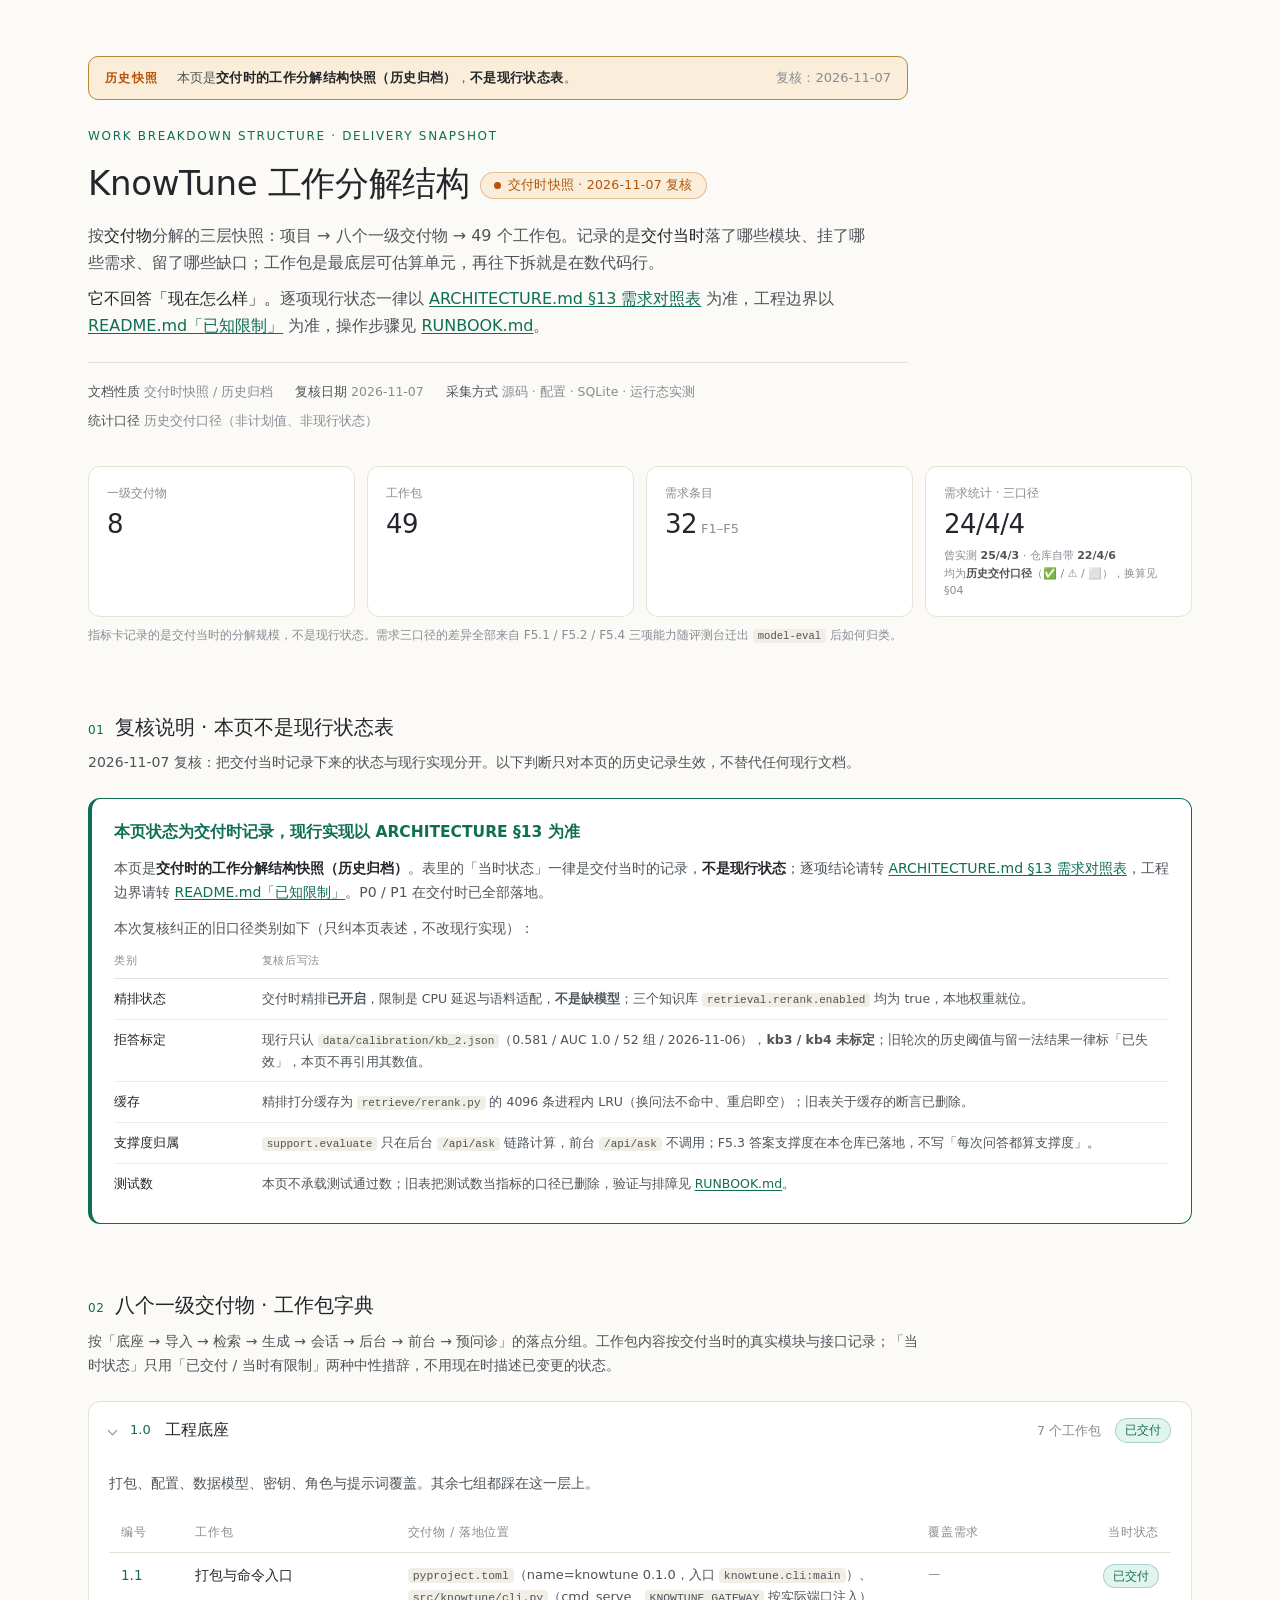
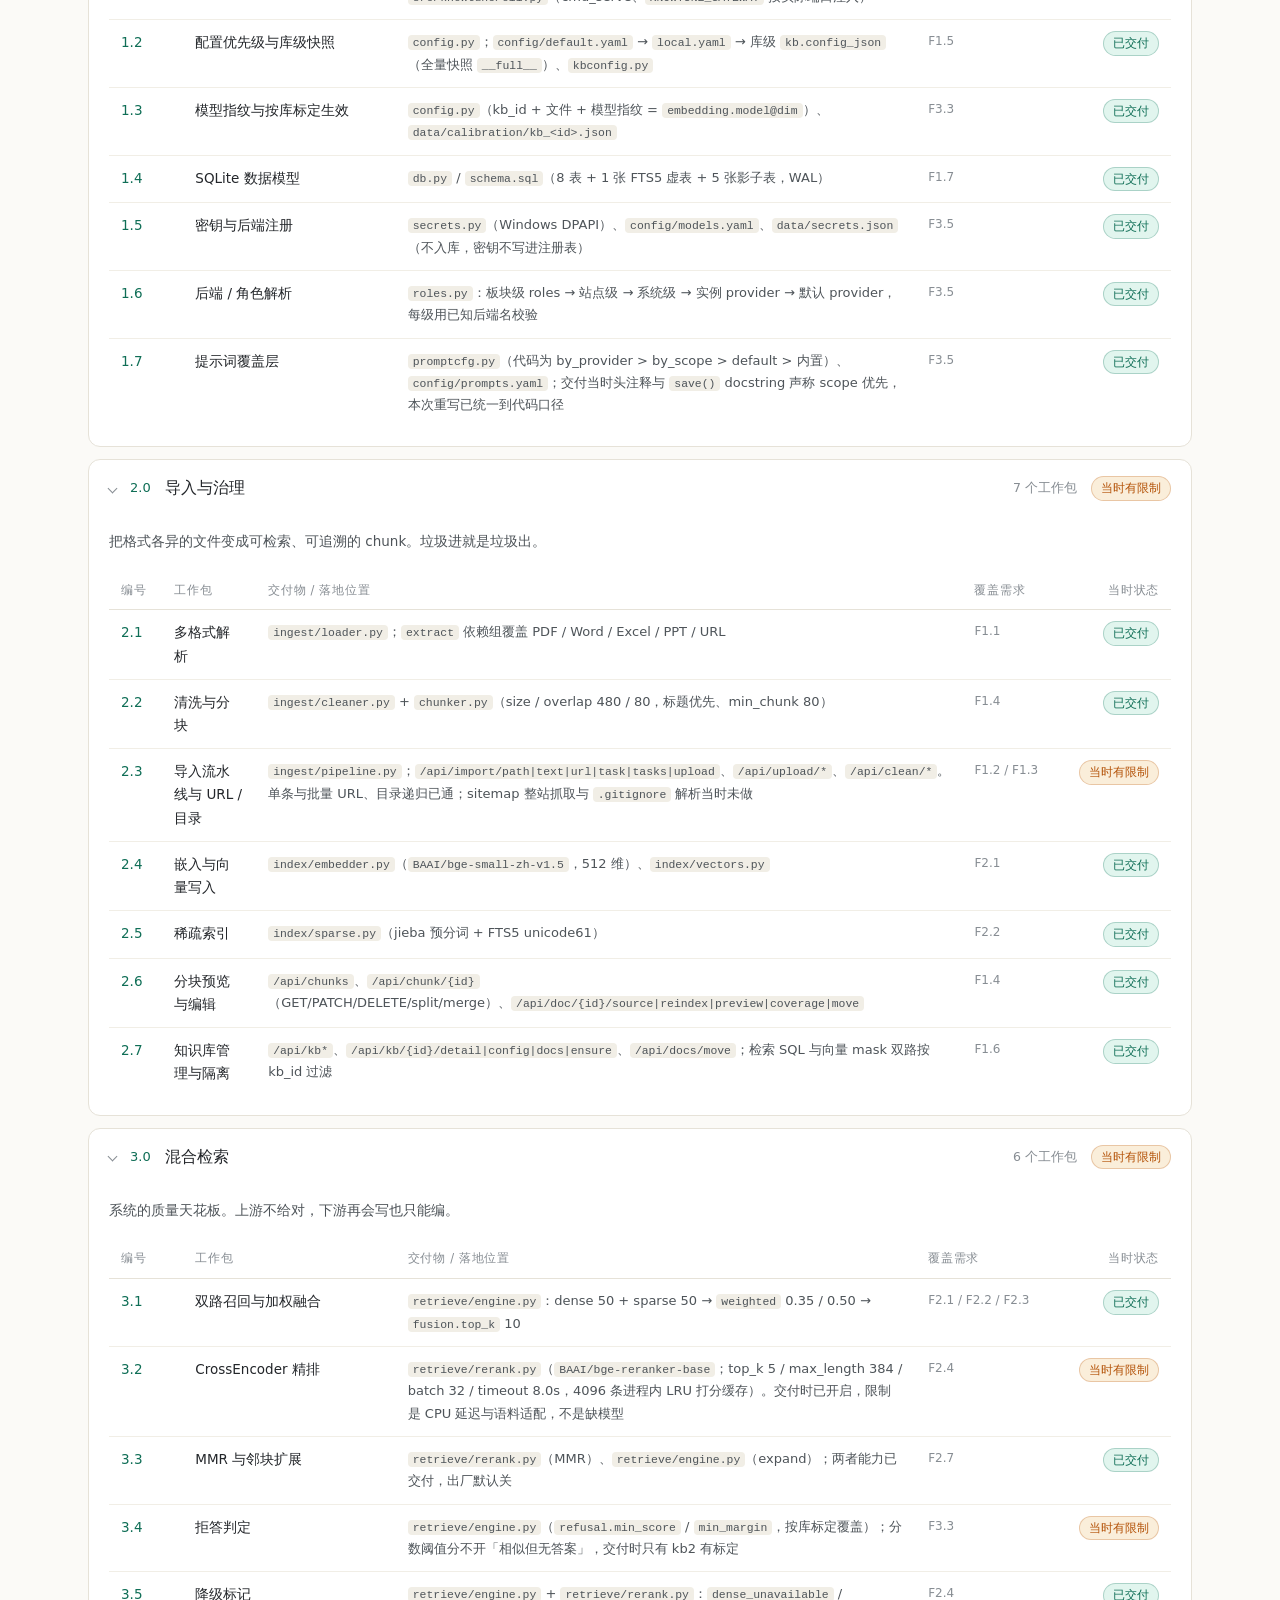
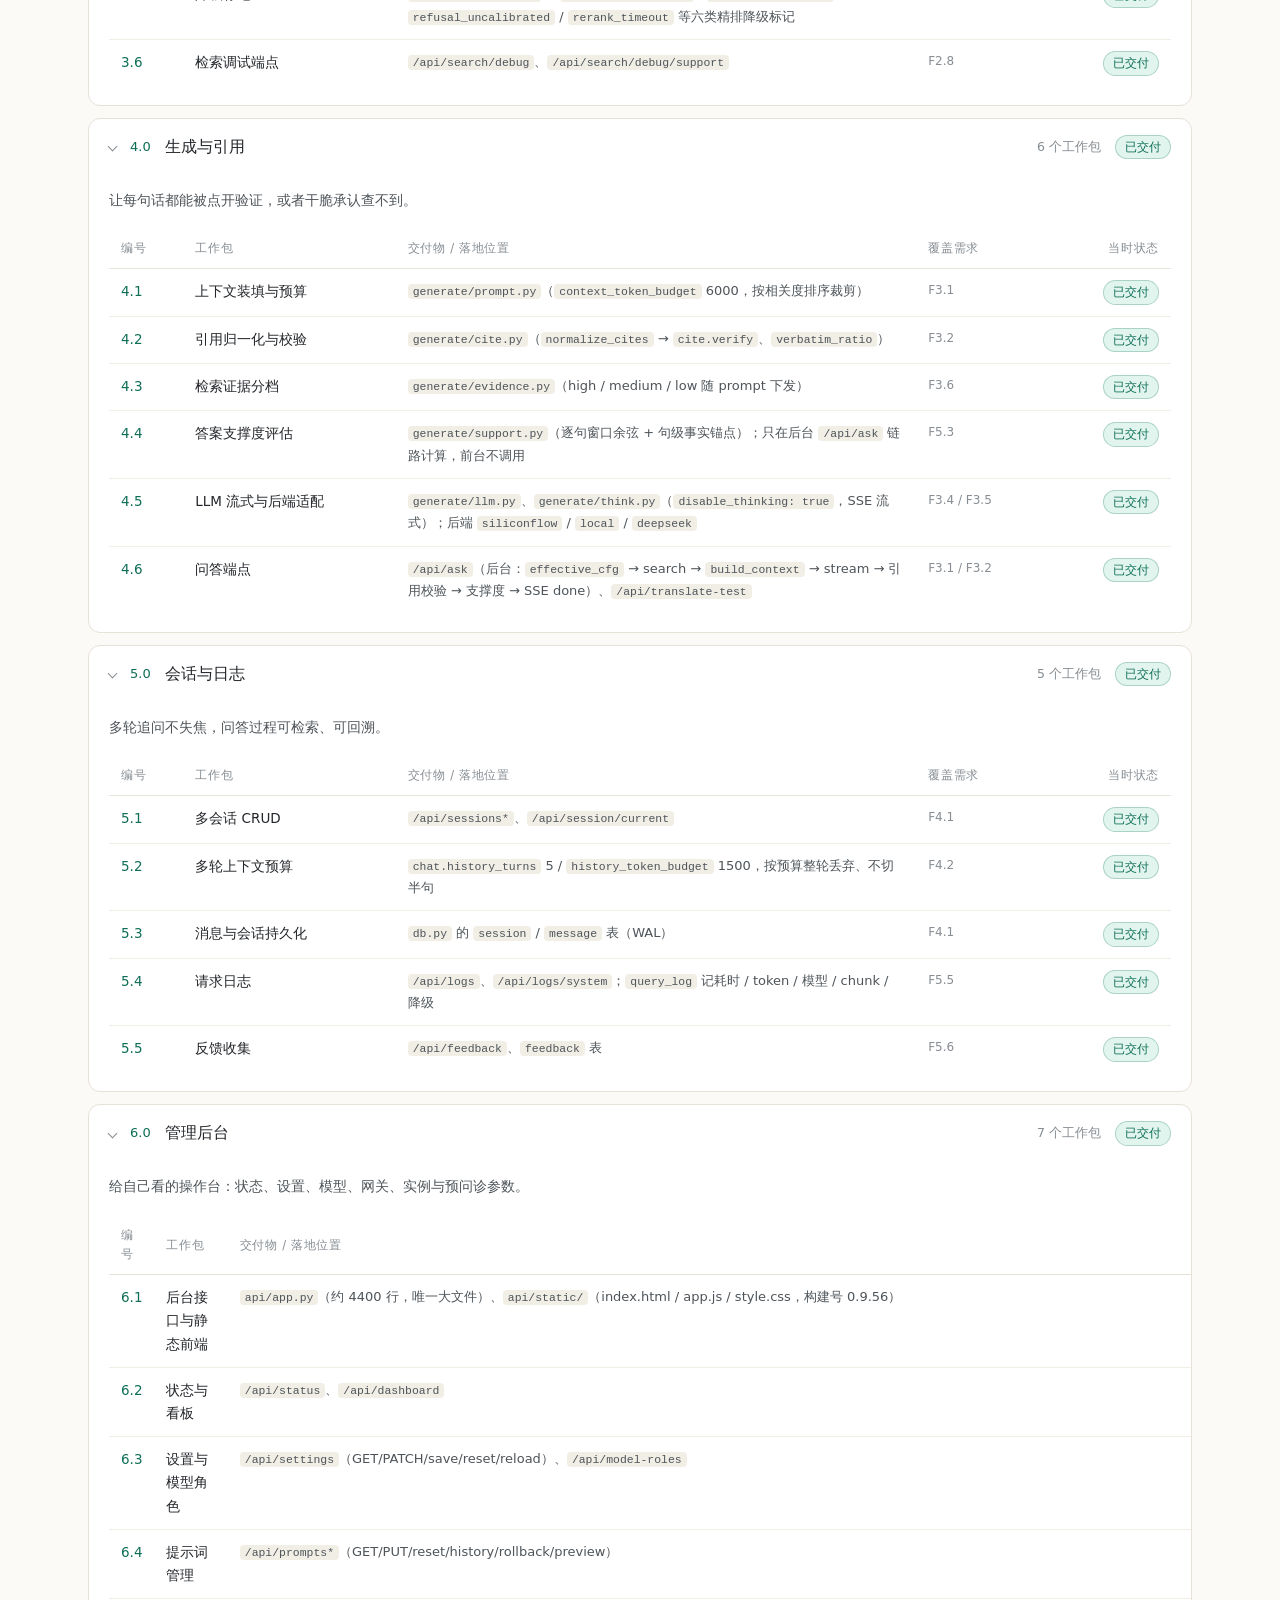
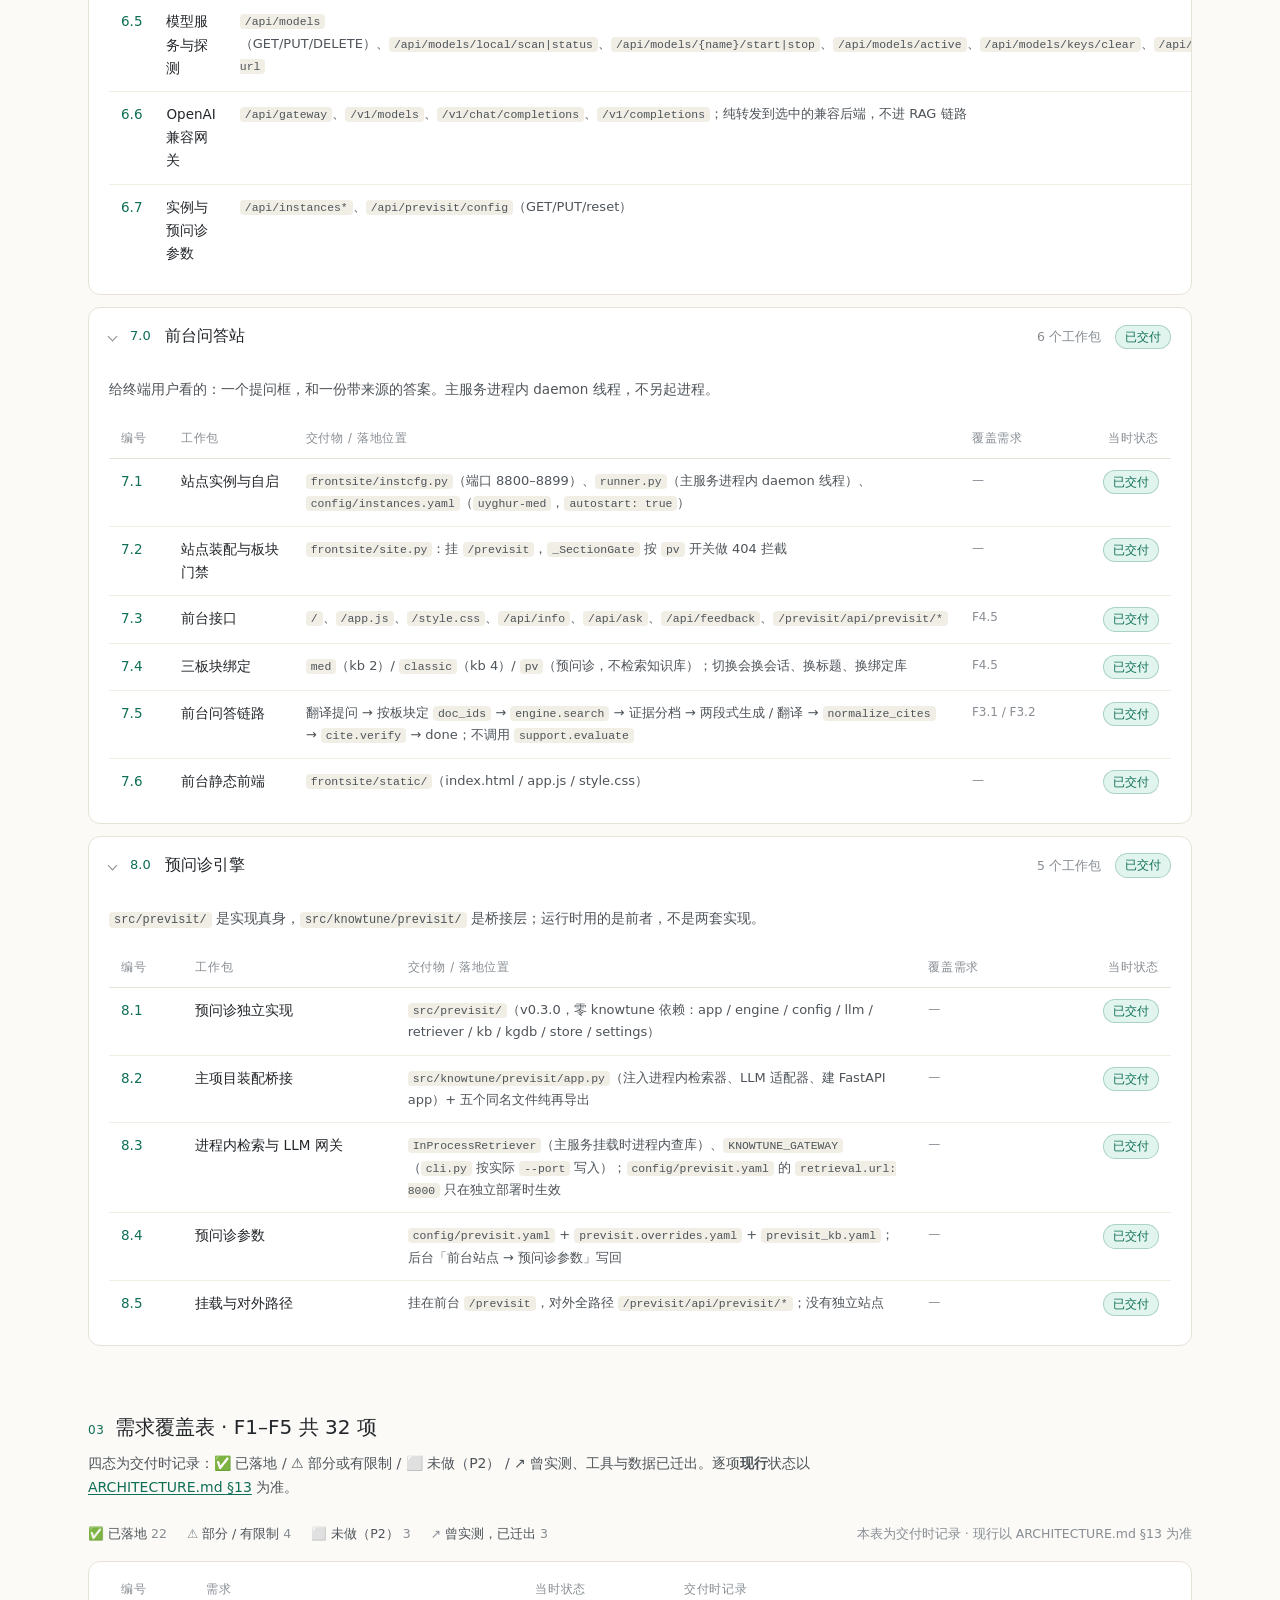
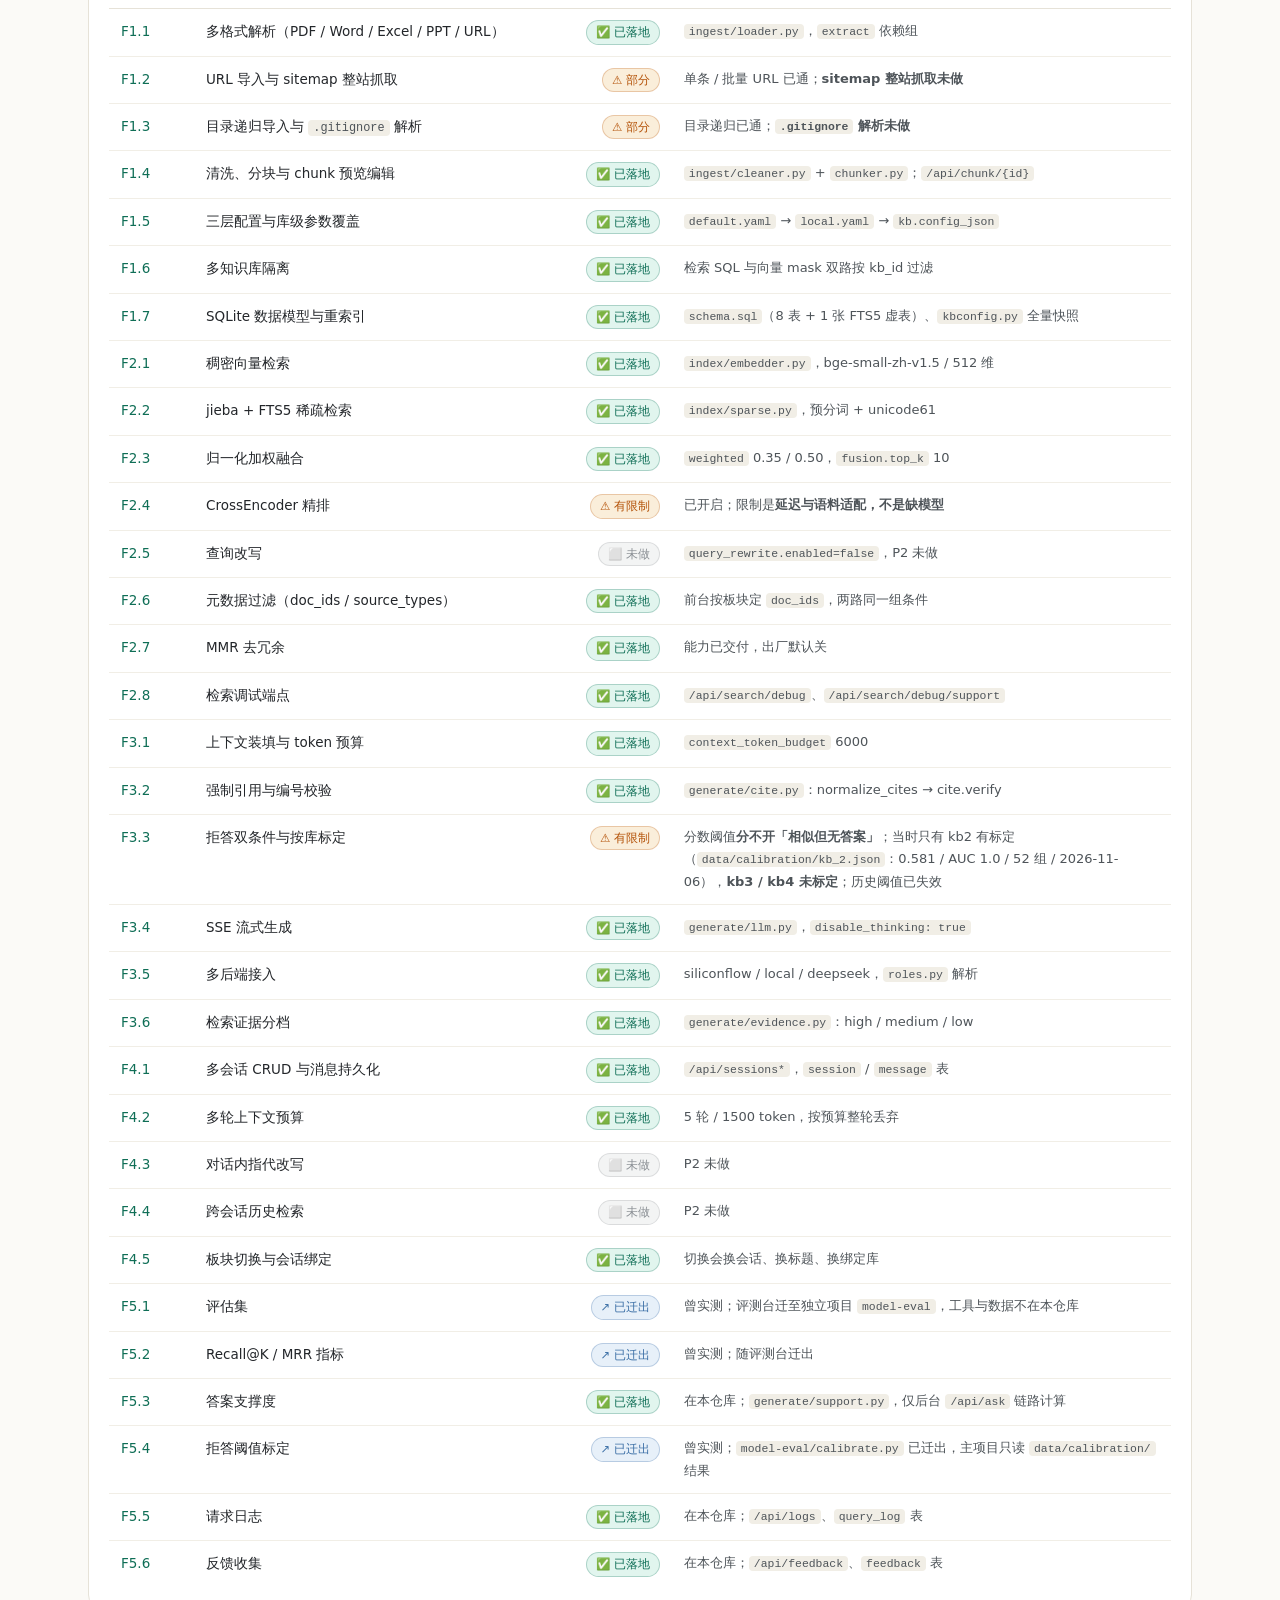
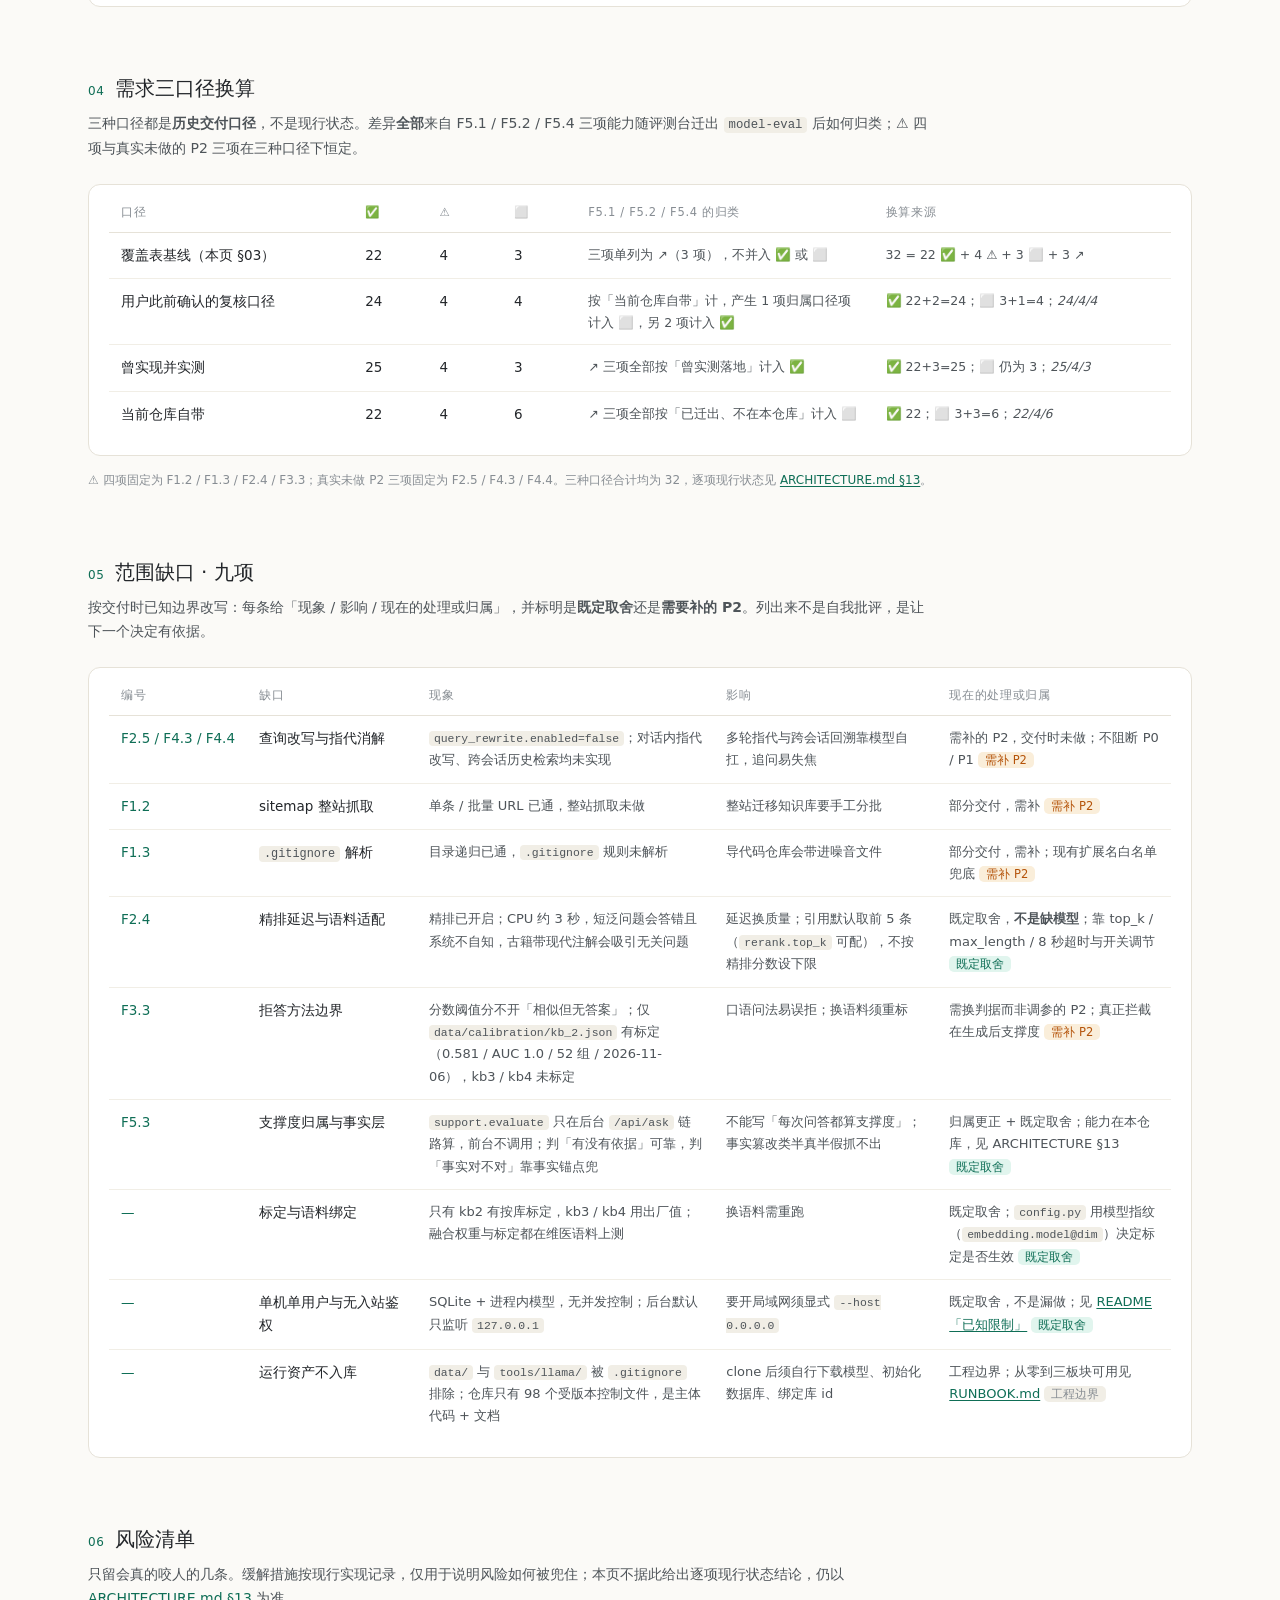
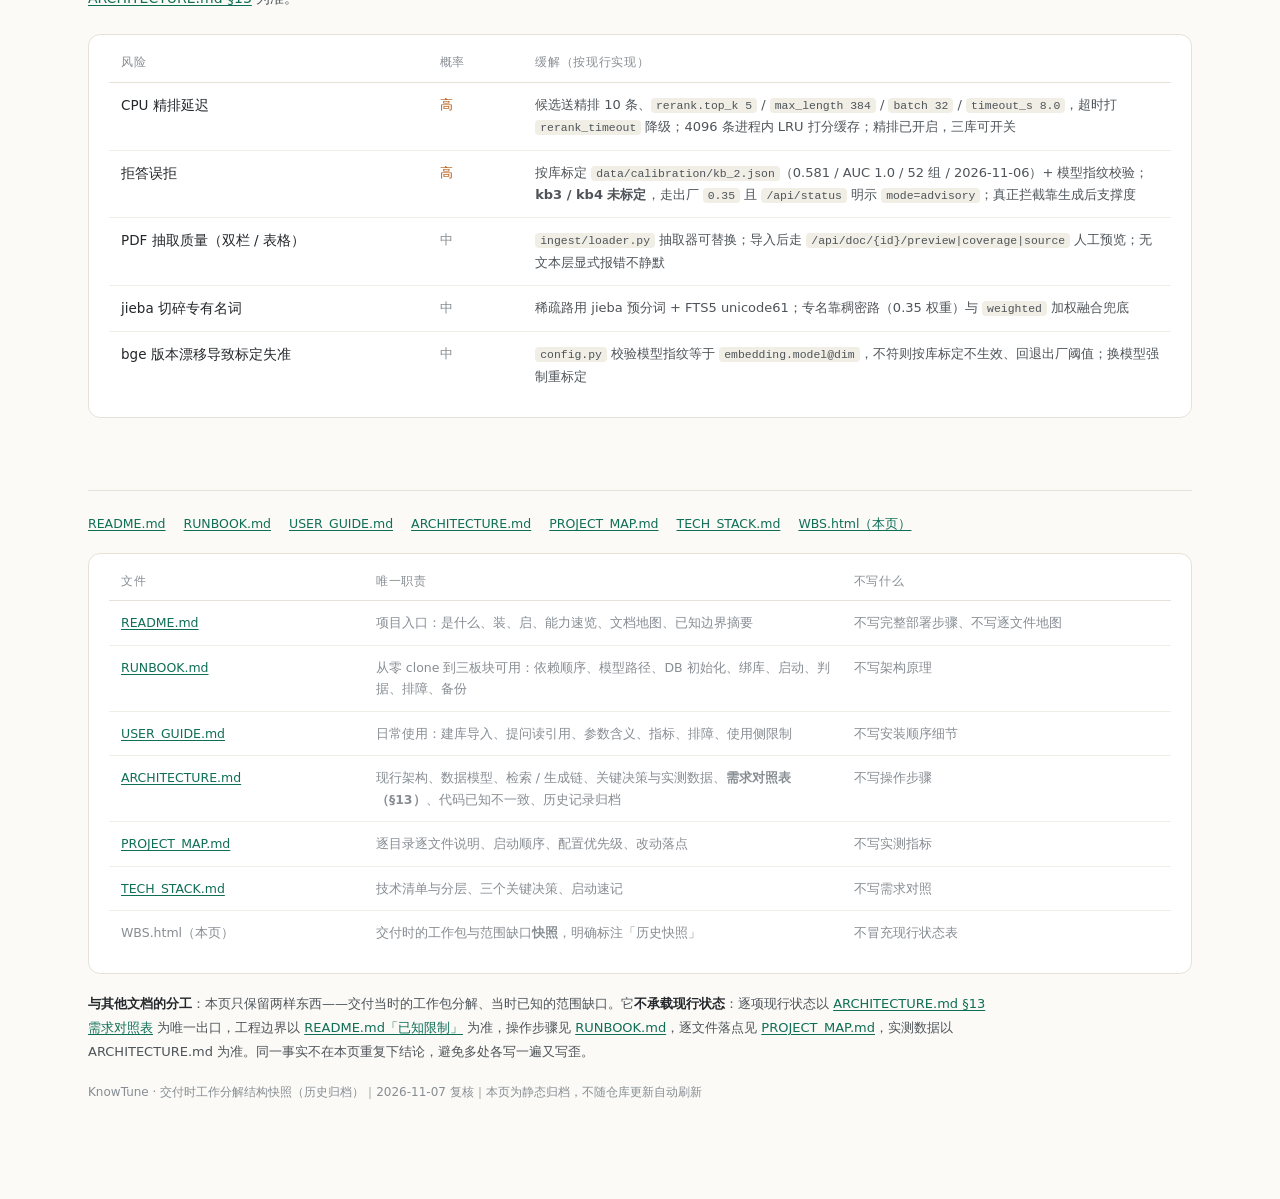
<file: docs/WBS.html>
<!DOCTYPE html><html lang="zh-CN"><head>
<meta charset="utf-8">
<meta name="viewport" content="width=device-width,initial-scale=1">
<title>KnowTune WBS · 交付时工作分解结构快照</title>
<meta name="description" content="KnowTune 交付时的工作分解结构快照（历史归档）：八个一级交付物、49 个工作包、32 条需求三口径统计与范围缺口。不是现行状态表。">
<style>
*{box-sizing:border-box}
:root{
  --paper:#FBFAF7; --card:#FFFFFF; --ink:#23262A; --ink-2:#4E5459; --ink-3:#878D93;
  --brand:#0F6E56; --brand-soft:#E1F5EE; --gold:#B8863B; --gold-soft:#FAEEDA;
  --line:#E6E2D8; --line-2:#F1EEE6; --warn:#B45309; --todo:#8A8F94; --ok:#0F6E56;
  --moved:#3A6EA5; --moved-soft:#E7F0F9;
}
@media (prefers-color-scheme:dark){
  :root{
    --paper:#141614; --card:#1B1E1B; --ink:#E8EBE7; --ink-2:#B4BAB5; --ink-3:#868C87;
    --brand:#5DCAA5; --brand-soft:#122A22; --gold:#E8C07A; --gold-soft:#2A2115;
    --line:#2C302C; --line-2:#232623; --warn:#F0A868; --todo:#8A908C; --ok:#5DCAA5;
    --moved:#8FB8E8; --moved-soft:#16232F;
  }
}
html{-webkit-text-size-adjust:100%}
body{
  margin:0; background:var(--paper); color:var(--ink);
  font:400 15px/1.72 system-ui,"Segoe UI","PingFang SC","Microsoft YaHei",sans-serif;
  -webkit-font-smoothing:antialiased;
}
.wrap{max-width:1160px;margin:0 auto;padding:56px 28px 96px}
.narrow{max-width:820px}
a{color:var(--brand);text-decoration:underline;text-underline-offset:2px;text-decoration-thickness:.5px}
a:hover{text-decoration-thickness:1.5px}
code{font-family:ui-monospace,SFMono-Regular,Consolas,"Liberation Mono",monospace;
  font-size:.88em;background:var(--line-2);padding:1px 5px;border-radius:4px;color:var(--ink-2)}

/* ---------- 历史快照标识 ---------- */
.snapbar{
  display:flex;flex-wrap:wrap;align-items:center;gap:8px 18px;
  background:var(--gold-soft);border:.5px solid var(--gold);
  border-radius:10px;padding:10px 16px;margin-bottom:26px;font-size:13px;color:var(--ink-2);
}
.snapbar b{font-weight:600;color:var(--ink);letter-spacing:.03em}
.snapbar .flag{font-size:12px;font-weight:600;letter-spacing:.12em;color:var(--warn)}
.snapbar .stamp{font-variant-numeric:tabular-nums;margin-left:auto;color:var(--ink-3)}
@keyframes pulse{0%,100%{opacity:1}50%{opacity:.3}}
.badge{
  display:inline-flex;align-items:center;gap:7px;vertical-align:middle;
  font-size:12.5px;font-weight:500;letter-spacing:.02em;white-space:nowrap;
  color:var(--warn);background:var(--gold-soft);
  border:.5px solid color-mix(in srgb,var(--warn) 32%,transparent);
  border-radius:999px;padding:4px 13px;margin-left:10px;
}
.badge i{width:7px;height:7px;border-radius:50%;background:var(--warn);display:inline-block;
  animation:pulse 2.6s ease-in-out infinite}
@media (prefers-reduced-motion:reduce){.badge i{animation:none}}

.eyebrow{font-size:12px;letter-spacing:.14em;text-transform:uppercase;
  color:var(--brand);font-weight:500;margin-bottom:14px}
h1{font-size:34px;line-height:1.32;font-weight:500;margin:0 0 16px;letter-spacing:-.01em}
.lead{font-size:16px;color:var(--ink-2);max-width:780px;margin:0 0 8px}
.lead b{font-weight:500;color:var(--ink)}
.meta{margin-top:22px;padding-top:18px;border-top:1px solid var(--line);
  font-size:12.5px;color:var(--ink-3);display:flex;flex-wrap:wrap;gap:8px 22px}
.meta b{font-weight:500;color:var(--ink-2)}

/* ---------- 指标 ---------- */
.metrics{display:grid;grid-template-columns:repeat(auto-fit,minmax(180px,1fr));gap:12px;margin:34px 0 8px}
.m{background:var(--card);border:.5px solid var(--line);border-radius:12px;padding:16px 18px}
.m .k{font-size:12px;color:var(--ink-3);margin-bottom:6px}
.m .v{font-size:26px;font-weight:500;line-height:1.1;letter-spacing:-.02em}
.m .v small{font-size:13px;font-weight:400;color:var(--ink-3);margin-left:4px;letter-spacing:0}
.m .alt{font-size:11px;color:var(--ink-3);margin-top:9px;line-height:1.6;font-variant-numeric:tabular-nums}
.m .alt b{font-weight:600;color:var(--ink-2)}
.metrics-note{font-size:12px;color:var(--ink-3);margin:8px 0 0;max-width:900px}

/* ---------- 章节 ---------- */
section{margin-top:64px}
h2{font-size:20px;font-weight:500;margin:0 0 6px;display:flex;align-items:baseline;gap:10px}
h2 .num{font-size:12px;font-weight:400;color:var(--brand);font-variant-numeric:tabular-nums;letter-spacing:.06em}
.sub{color:var(--ink-2);font-size:14px;margin:0 0 24px;max-width:840px}

/* ---------- 醒目提示框 ---------- */
.callout{margin:0;background:var(--card);border:.5px solid var(--brand);
  border-left:4px solid var(--brand);border-radius:12px;padding:20px 22px}
.callout h3{margin:0 0 10px;font-size:15.5px;font-weight:600;color:var(--brand)}
.callout p{margin:0 0 12px;font-size:14px;color:var(--ink-2)}
.callout p b{color:var(--ink);font-weight:600}
table.fix{width:100%;border-collapse:collapse;font-size:12.5px;margin-top:6px}
table.fix th{text-align:left;font-weight:500;font-size:11px;letter-spacing:.06em;color:var(--ink-3);
  text-transform:uppercase;padding:0 10px 7px 0;border-bottom:1px solid var(--line)}
table.fix td{padding:9px 10px 9px 0;border-bottom:1px solid var(--line-2);vertical-align:top;color:var(--ink-2)}
table.fix tr:last-child td{border-bottom:0}
table.fix td.k{color:var(--ink);font-weight:500;white-space:nowrap;width:14%}

/* ---------- 卡片与表格 ---------- */
.card,.gap-tb{background:var(--card);border:.5px solid var(--line);border-radius:12px;overflow:hidden}
.grp{background:var(--card);border:.5px solid var(--line);border-radius:12px;margin-bottom:12px;overflow:hidden}
.grp>summary{list-style:none;cursor:pointer;padding:15px 20px;display:flex;align-items:center;gap:14px}
.grp>summary::-webkit-details-marker{display:none}
.grp>summary::before{content:"";width:6px;height:6px;border-right:1.5px solid var(--ink-3);
  border-bottom:1.5px solid var(--ink-3);transform:rotate(-45deg);transition:transform .16s;
  flex:none;margin-top:-3px}
.grp[open]>summary::before{transform:rotate(45deg);margin-top:0}
.grp>summary .code{font-variant-numeric:tabular-nums;font-size:13px;color:var(--brand);font-weight:500;flex:none}
.grp>summary .name{font-size:15.5px;font-weight:500;flex:none}
.grp>summary .cnt{font-size:12.5px;color:var(--ink-3);flex:none;margin-left:auto}
.grp>summary .st{flex:none}
.note{padding:0 20px 14px;font-size:13.5px;color:var(--ink-2)}
table{width:100%;border-collapse:collapse;font-size:13.5px}
thead th{text-align:left;font-weight:500;font-size:11.5px;letter-spacing:.06em;color:var(--ink-3);
  text-transform:uppercase;padding:0 12px 9px;border-bottom:1px solid var(--line)}
tbody td{padding:11px 12px;border-bottom:1px solid var(--line-2);vertical-align:top}
tbody tr:last-child td{border-bottom:0}
tbody tr:hover{background:color-mix(in srgb,var(--brand) 4%,transparent)}
td.c{font-variant-numeric:tabular-nums;color:var(--brand);font-weight:500;white-space:nowrap}
td.w{font-weight:500}
td.d{color:var(--ink-2);font-size:13px}
td.r{font-size:12px;color:var(--ink-3);font-variant-numeric:tabular-nums;white-space:nowrap}
td.s{text-align:right;white-space:nowrap}
.tb-wrap{padding:0 20px 18px}
.b-ok,.b-warn,.b-todo,.b-moved{
  display:inline-block;font-size:11.5px;line-height:1.6;padding:2px 9px;
  border-radius:999px;border:.5px solid transparent;white-space:nowrap;
}
.b-ok{color:var(--ok);background:var(--brand-soft);border-color:color-mix(in srgb,var(--ok) 26%,transparent)}
.b-warn{color:var(--warn);background:var(--gold-soft);border-color:color-mix(in srgb,var(--warn) 26%,transparent)}
.b-todo{color:var(--todo);background:color-mix(in srgb,var(--todo) 10%,transparent);border-color:color-mix(in srgb,var(--todo) 24%,transparent)}
.b-moved{color:var(--moved);background:var(--moved-soft);border-color:color-mix(in srgb,var(--moved) 28%,transparent)}

/* ---------- 需求四态 ---------- */
.legend-row{display:flex;flex-wrap:wrap;align-items:center;gap:8px 20px;
  font-size:12.5px;color:var(--ink-3);margin:0 0 16px}
.legend-row b{color:var(--ink-2);font-weight:500}
.legend-row .tail{margin-left:auto}
.conv td.num{font-variant-numeric:tabular-nums;font-weight:500;color:var(--ink);white-space:nowrap}
.conv td.num em{font-style:normal;color:var(--ink-3);font-weight:400}
.conv td.src{font-size:12.5px;color:var(--ink-2)}

/* ---------- 缺口与风险 ---------- */
.gap-tb td.impact{color:var(--ink-2);font-size:13px}
.tag{font-size:11.5px;color:var(--ink-3);background:var(--line-2);padding:1px 7px;border-radius:5px;white-space:nowrap}
.tag.p2{color:var(--warn);background:var(--gold-soft)}
.tag.trade{color:var(--ok);background:var(--brand-soft)}
.risk td.imp{font-size:12.5px;white-space:nowrap}
.risk td.imp.high{color:var(--warn);font-weight:500}
.risk td.imp.mid{color:var(--ink-3)}

/* ---------- 页脚 ---------- */
footer{margin-top:72px;padding-top:22px;border-top:1px solid var(--line);
  font-size:12.5px;color:var(--ink-3);display:block}
.foot-links{display:flex;flex-wrap:wrap;gap:6px 18px;margin-bottom:18px}
.matrix td{font-size:12.5px}
.matrix td.f{white-space:nowrap;font-weight:500}
.docrole{font-size:13px;color:var(--ink-2);max-width:900px;line-height:1.85;margin:18px 0 0}
.docrole b{color:var(--ink);font-weight:600}

@media (max-width:720px){
  .wrap{padding:36px 18px 64px}
  h1{font-size:26px}
  .snapbar .stamp{margin-left:0;width:100%}
  .callout{padding:16px;overflow-x:auto}
  table.fix{min-width:440px}
  .grp>summary{padding:13px 14px;gap:10px;flex-wrap:wrap}
  .grp>summary .cnt{margin-left:0;width:100%}
  .tb-wrap{padding:0 8px 12px;overflow-x:auto}
  .tb-wrap table{min-width:600px}
  .gap-tb,.card{overflow-x:auto}
  td.d{font-size:12.5px}
}
@media print{
  body{background:#fff;font-size:11pt}
  .wrap{max-width:none;padding:0}
  .grp,.gap-tb,.card,.callout{break-inside:avoid;box-shadow:none}
  section{break-before:auto;margin-top:32px}
  details{display:block}
  details>summary{list-style:none}
  a{color:inherit;text-decoration:none}
  .badge i{animation:none}
}
</style></head><body><div class="wrap">

<div class="narrow">
<div class="snapbar">
  <span class="flag">历史快照</span>
  <span>本页是<b>交付时的工作分解结构快照（历史归档）</b>，<b>不是现行状态表</b>。</span>
  <span class="stamp">复核：2026-11-07</span>
</div>
<div class="eyebrow">Work Breakdown Structure · Delivery Snapshot</div>
<h1>KnowTune 工作分解结构<span class="badge"><i></i>交付时快照 · 2026-11-07 复核</span></h1>
<p class="lead">按<b>交付物</b>分解的三层快照：项目 → 八个一级交付物 → 49 个工作包。记录的是<b>交付当时</b>落了哪些模块、挂了哪些需求、留了哪些缺口；工作包是最底层可估算单元，再往下拆就是在数代码行。</p>
<p class="lead"><b>它不回答「现在怎么样」。</b>逐项现行状态一律以 <a href="ARCHITECTURE.md">ARCHITECTURE.md §13 需求对照表</a> 为准，工程边界以 <a href="../README.md">README.md「已知限制」</a> 为准，操作步骤见 <a href="RUNBOOK.md">RUNBOOK.md</a>。</p>
<div class="meta">
  <span><b>文档性质</b> 交付时快照 / 历史归档</span>
  <span><b>复核日期</b> 2026-11-07</span>
  <span><b>采集方式</b> 源码 · 配置 · SQLite · 运行态实测</span>
  <span><b>统计口径</b> 历史交付口径（非计划值、非现行状态）</span>
</div>
</div>

<div class="metrics">
  <div class="m"><div class="k">一级交付物</div><div class="v">8</div></div>
  <div class="m"><div class="k">工作包</div><div class="v">49</div></div>
  <div class="m"><div class="k">需求条目</div><div class="v">32<small>F1–F5</small></div></div>
  <div class="m"><div class="k">需求统计 · 三口径</div><div class="v">24/4/4</div>
    <div class="alt">曾实测 <b>25/4/3</b> · 仓库自带 <b>22/4/6</b><br>均为<b>历史交付口径</b>（✅ / ⚠️ / ⬜），换算见 §04</div></div>
</div>
<p class="metrics-note">指标卡记录的是交付当时的分解规模，不是现行状态。需求三口径的差异全部来自 F5.1 / F5.2 / F5.4 三项能力随评测台迁出 <code>model-eval</code> 后如何归类。</p>

<section><h2><span class="num">01</span>复核说明 · 本页不是现行状态表</h2>
<p class="sub">2026-11-07 复核：把交付当时记录下来的状态与现行实现分开。以下判断只对本页的历史记录生效，不替代任何现行文档。</p>
<div class="callout">
  <h3>本页状态为交付时记录，现行实现以 ARCHITECTURE §13 为准</h3>
  <p>本页是<b>交付时的工作分解结构快照（历史归档）</b>。表里的「当时状态」一律是交付当时的记录，<b>不是现行状态</b>；逐项结论请转 <a href="ARCHITECTURE.md">ARCHITECTURE.md §13 需求对照表</a>，工程边界请转 <a href="../README.md">README.md「已知限制」</a>。P0 / P1 在交付时已全部落地。</p>
  <p>本次复核纠正的旧口径类别如下（只纠本页表述，不改现行实现）：</p>
  <table class="fix"><thead><tr><th>类别</th><th>复核后写法</th></tr></thead><tbody>
  <tr><td class="k">精排状态</td><td>交付时精排<b>已开启</b>，限制是 CPU 延迟与语料适配，<b>不是缺模型</b>；三个知识库 <code>retrieval.rerank.enabled</code> 均为 true，本地权重就位。</td></tr>
  <tr><td class="k">拒答标定</td><td>现行只认 <code>data/calibration/kb_2.json</code>（0.581 / AUC 1.0 / 52 组 / 2026-11-06），<b>kb3 / kb4 未标定</b>；旧轮次的历史阈值与留一法结果一律标「已失效」，本页不再引用其数值。</td></tr>
  <tr><td class="k">缓存</td><td>精排打分缓存为 <code>retrieve/rerank.py</code> 的 4096 条进程内 LRU（换问法不命中、重启即空）；旧表关于缓存的断言已删除。</td></tr>
  <tr><td class="k">支撑度归属</td><td><code>support.evaluate</code> 只在后台 <code>/api/ask</code> 链路计算，前台 <code>/api/ask</code> 不调用；F5.3 答案支撑度在本仓库已落地，不写「每次问答都算支撑度」。</td></tr>
  <tr><td class="k">测试数</td><td>本页不承载测试通过数；旧表把测试数当指标的口径已删除，验证与排障见 <a href="RUNBOOK.md">RUNBOOK.md</a>。</td></tr>
  </tbody></table>
</div></section>

<section><h2><span class="num">02</span>八个一级交付物 · 工作包字典</h2>
<p class="sub">按「底座 → 导入 → 检索 → 生成 → 会话 → 后台 → 前台 → 预问诊」的落点分组。工作包内容按交付当时的真实模块与接口记录；「当时状态」只用「已交付 / 当时有限制」两种中性措辞，不用现在时描述已变更的状态。</p>

<details class="grp" open><summary><span class="code">1.0</span><span class="name">工程底座</span><span class="cnt">7 个工作包</span><span class="st"><span class="b-ok">已交付</span></span></summary>
<p class="note">打包、配置、数据模型、密钥、角色与提示词覆盖。其余七组都踩在这一层上。</p>
<div class="tb-wrap"><table><thead><tr><th style="width:7%">编号</th><th style="width:20%">工作包</th><th>交付物 / 落地位置</th><th style="width:12%">覆盖需求</th><th style="width:12%;text-align:right">当时状态</th></tr></thead><tbody>
<tr><td class="c">1.1</td><td class="w">打包与命令入口</td><td class="d"><code>pyproject.toml</code>（name=knowtune 0.1.0，入口 <code>knowtune.cli:main</code>）、<code>src/knowtune/cli.py</code>（cmd_serve、<code>KNOWTUNE_GATEWAY</code> 按实际端口注入）</td><td class="r">—</td><td class="s"><span class="b-ok">已交付</span></td></tr>
<tr><td class="c">1.2</td><td class="w">配置优先级与库级快照</td><td class="d"><code>config.py</code>；<code>config/default.yaml</code> → <code>local.yaml</code> → 库级 <code>kb.config_json</code>（全量快照 <code>__full__</code>）、<code>kbconfig.py</code></td><td class="r">F1.5</td><td class="s"><span class="b-ok">已交付</span></td></tr>
<tr><td class="c">1.3</td><td class="w">模型指纹与按库标定生效</td><td class="d"><code>config.py</code>（kb_id + 文件 + 模型指纹 = <code>embedding.model@dim</code>）、<code>data/calibration/kb_&lt;id&gt;.json</code></td><td class="r">F3.3</td><td class="s"><span class="b-ok">已交付</span></td></tr>
<tr><td class="c">1.4</td><td class="w">SQLite 数据模型</td><td class="d"><code>db.py</code> / <code>schema.sql</code>（8 表 + 1 张 FTS5 虚表 + 5 张影子表，WAL）</td><td class="r">F1.7</td><td class="s"><span class="b-ok">已交付</span></td></tr>
<tr><td class="c">1.5</td><td class="w">密钥与后端注册</td><td class="d"><code>secrets.py</code>（Windows DPAPI）、<code>config/models.yaml</code>、<code>data/secrets.json</code>（不入库，密钥不写进注册表）</td><td class="r">F3.5</td><td class="s"><span class="b-ok">已交付</span></td></tr>
<tr><td class="c">1.6</td><td class="w">后端 / 角色解析</td><td class="d"><code>roles.py</code>：板块级 roles → 站点级 → 系统级 → 实例 provider → 默认 provider，每级用已知后端名校验</td><td class="r">F3.5</td><td class="s"><span class="b-ok">已交付</span></td></tr>
<tr><td class="c">1.7</td><td class="w">提示词覆盖层</td><td class="d"><code>promptcfg.py</code>（代码为 by_provider &gt; by_scope &gt; default &gt; 内置）、<code>config/prompts.yaml</code>；交付当时头注释与 <code>save()</code> docstring 声称 scope 优先，本次重写已统一到代码口径</td><td class="r">F3.5</td><td class="s"><span class="b-ok">已交付</span></td></tr>
</tbody></table></div></details>

<details class="grp" open><summary><span class="code">2.0</span><span class="name">导入与治理</span><span class="cnt">7 个工作包</span><span class="st"><span class="b-warn">当时有限制</span></span></summary>
<p class="note">把格式各异的文件变成可检索、可追溯的 chunk。垃圾进就是垃圾出。</p>
<div class="tb-wrap"><table><thead><tr><th style="width:7%">编号</th><th style="width:20%">工作包</th><th>交付物 / 落地位置</th><th style="width:12%">覆盖需求</th><th style="width:12%;text-align:right">当时状态</th></tr></thead><tbody>
<tr><td class="c">2.1</td><td class="w">多格式解析</td><td class="d"><code>ingest/loader.py</code>；<code>extract</code> 依赖组覆盖 PDF / Word / Excel / PPT / URL</td><td class="r">F1.1</td><td class="s"><span class="b-ok">已交付</span></td></tr>
<tr><td class="c">2.2</td><td class="w">清洗与分块</td><td class="d"><code>ingest/cleaner.py</code> + <code>chunker.py</code>（size / overlap 480 / 80，标题优先、min_chunk 80）</td><td class="r">F1.4</td><td class="s"><span class="b-ok">已交付</span></td></tr>
<tr><td class="c">2.3</td><td class="w">导入流水线与 URL / 目录</td><td class="d"><code>ingest/pipeline.py</code>；<code>/api/import/path|text|url|task|tasks|upload</code>、<code>/api/upload/*</code>、<code>/api/clean/*</code>。单条与批量 URL、目录递归已通；sitemap 整站抓取与 <code>.gitignore</code> 解析当时未做</td><td class="r">F1.2 / F1.3</td><td class="s"><span class="b-warn">当时有限制</span></td></tr>
<tr><td class="c">2.4</td><td class="w">嵌入与向量写入</td><td class="d"><code>index/embedder.py</code>（<code>BAAI/bge-small-zh-v1.5</code>，512 维）、<code>index/vectors.py</code></td><td class="r">F2.1</td><td class="s"><span class="b-ok">已交付</span></td></tr>
<tr><td class="c">2.5</td><td class="w">稀疏索引</td><td class="d"><code>index/sparse.py</code>（jieba 预分词 + FTS5 unicode61）</td><td class="r">F2.2</td><td class="s"><span class="b-ok">已交付</span></td></tr>
<tr><td class="c">2.6</td><td class="w">分块预览与编辑</td><td class="d"><code>/api/chunks</code>、<code>/api/chunk/{id}</code>（GET/PATCH/DELETE/split/merge）、<code>/api/doc/{id}/source|reindex|preview|coverage|move</code></td><td class="r">F1.4</td><td class="s"><span class="b-ok">已交付</span></td></tr>
<tr><td class="c">2.7</td><td class="w">知识库管理与隔离</td><td class="d"><code>/api/kb*</code>、<code>/api/kb/{id}/detail|config|docs|ensure</code>、<code>/api/docs/move</code>；检索 SQL 与向量 mask 双路按 kb_id 过滤</td><td class="r">F1.6</td><td class="s"><span class="b-ok">已交付</span></td></tr>
</tbody></table></div></details>

<details class="grp" open><summary><span class="code">3.0</span><span class="name">混合检索</span><span class="cnt">6 个工作包</span><span class="st"><span class="b-warn">当时有限制</span></span></summary>
<p class="note">系统的质量天花板。上游不给对，下游再会写也只能编。</p>
<div class="tb-wrap"><table><thead><tr><th style="width:7%">编号</th><th style="width:20%">工作包</th><th>交付物 / 落地位置</th><th style="width:12%">覆盖需求</th><th style="width:12%;text-align:right">当时状态</th></tr></thead><tbody>
<tr><td class="c">3.1</td><td class="w">双路召回与加权融合</td><td class="d"><code>retrieve/engine.py</code>：dense 50 + sparse 50 → <code>weighted</code> 0.35 / 0.50 → <code>fusion.top_k</code> 10</td><td class="r">F2.1 / F2.2 / F2.3</td><td class="s"><span class="b-ok">已交付</span></td></tr>
<tr><td class="c">3.2</td><td class="w">CrossEncoder 精排</td><td class="d"><code>retrieve/rerank.py</code>（<code>BAAI/bge-reranker-base</code>；top_k 5 / max_length 384 / batch 32 / timeout 8.0s，4096 条进程内 LRU 打分缓存）。交付时已开启，限制是 CPU 延迟与语料适配，不是缺模型</td><td class="r">F2.4</td><td class="s"><span class="b-warn">当时有限制</span></td></tr>
<tr><td class="c">3.3</td><td class="w">MMR 与邻块扩展</td><td class="d"><code>retrieve/rerank.py</code>（MMR）、<code>retrieve/engine.py</code>（expand）；两者能力已交付，出厂默认关</td><td class="r">F2.7</td><td class="s"><span class="b-ok">已交付</span></td></tr>
<tr><td class="c">3.4</td><td class="w">拒答判定</td><td class="d"><code>retrieve/engine.py</code>（<code>refusal.min_score</code> / <code>min_margin</code>，按库标定覆盖）；分数阈值分不开「相似但无答案」，交付时只有 kb2 有标定</td><td class="r">F3.3</td><td class="s"><span class="b-warn">当时有限制</span></td></tr>
<tr><td class="c">3.5</td><td class="w">降级标记</td><td class="d"><code>retrieve/engine.py</code> + <code>retrieve/rerank.py</code>：<code>dense_unavailable</code> / <code>refusal_uncalibrated</code> / <code>rerank_timeout</code> 等六类精排降级标记</td><td class="r">F2.4</td><td class="s"><span class="b-ok">已交付</span></td></tr>
<tr><td class="c">3.6</td><td class="w">检索调试端点</td><td class="d"><code>/api/search/debug</code>、<code>/api/search/debug/support</code></td><td class="r">F2.8</td><td class="s"><span class="b-ok">已交付</span></td></tr>
</tbody></table></div></details>

<details class="grp" open><summary><span class="code">4.0</span><span class="name">生成与引用</span><span class="cnt">6 个工作包</span><span class="st"><span class="b-ok">已交付</span></span></summary>
<p class="note">让每句话都能被点开验证，或者干脆承认查不到。</p>
<div class="tb-wrap"><table><thead><tr><th style="width:7%">编号</th><th style="width:20%">工作包</th><th>交付物 / 落地位置</th><th style="width:12%">覆盖需求</th><th style="width:12%;text-align:right">当时状态</th></tr></thead><tbody>
<tr><td class="c">4.1</td><td class="w">上下文装填与预算</td><td class="d"><code>generate/prompt.py</code>（<code>context_token_budget</code> 6000，按相关度排序裁剪）</td><td class="r">F3.1</td><td class="s"><span class="b-ok">已交付</span></td></tr>
<tr><td class="c">4.2</td><td class="w">引用归一化与校验</td><td class="d"><code>generate/cite.py</code>（<code>normalize_cites</code> → <code>cite.verify</code>、<code>verbatim_ratio</code>）</td><td class="r">F3.2</td><td class="s"><span class="b-ok">已交付</span></td></tr>
<tr><td class="c">4.3</td><td class="w">检索证据分档</td><td class="d"><code>generate/evidence.py</code>（high / medium / low 随 prompt 下发）</td><td class="r">F3.6</td><td class="s"><span class="b-ok">已交付</span></td></tr>
<tr><td class="c">4.4</td><td class="w">答案支撑度评估</td><td class="d"><code>generate/support.py</code>（逐句窗口余弦 + 句级事实锚点）；只在后台 <code>/api/ask</code> 链路计算，前台不调用</td><td class="r">F5.3</td><td class="s"><span class="b-ok">已交付</span></td></tr>
<tr><td class="c">4.5</td><td class="w">LLM 流式与后端适配</td><td class="d"><code>generate/llm.py</code>、<code>generate/think.py</code>（<code>disable_thinking: true</code>，SSE 流式）；后端 <code>siliconflow</code> / <code>local</code> / <code>deepseek</code></td><td class="r">F3.4 / F3.5</td><td class="s"><span class="b-ok">已交付</span></td></tr>
<tr><td class="c">4.6</td><td class="w">问答端点</td><td class="d"><code>/api/ask</code>（后台：<code>effective_cfg</code> → search → <code>build_context</code> → stream → 引用校验 → 支撑度 → SSE done）、<code>/api/translate-test</code></td><td class="r">F3.1 / F3.2</td><td class="s"><span class="b-ok">已交付</span></td></tr>
</tbody></table></div></details>

<details class="grp" open><summary><span class="code">5.0</span><span class="name">会话与日志</span><span class="cnt">5 个工作包</span><span class="st"><span class="b-ok">已交付</span></span></summary>
<p class="note">多轮追问不失焦，问答过程可检索、可回溯。</p>
<div class="tb-wrap"><table><thead><tr><th style="width:7%">编号</th><th style="width:20%">工作包</th><th>交付物 / 落地位置</th><th style="width:12%">覆盖需求</th><th style="width:12%;text-align:right">当时状态</th></tr></thead><tbody>
<tr><td class="c">5.1</td><td class="w">多会话 CRUD</td><td class="d"><code>/api/sessions*</code>、<code>/api/session/current</code></td><td class="r">F4.1</td><td class="s"><span class="b-ok">已交付</span></td></tr>
<tr><td class="c">5.2</td><td class="w">多轮上下文预算</td><td class="d"><code>chat.history_turns</code> 5 / <code>history_token_budget</code> 1500，按预算整轮丢弃、不切半句</td><td class="r">F4.2</td><td class="s"><span class="b-ok">已交付</span></td></tr>
<tr><td class="c">5.3</td><td class="w">消息与会话持久化</td><td class="d"><code>db.py</code> 的 <code>session</code> / <code>message</code> 表（WAL）</td><td class="r">F4.1</td><td class="s"><span class="b-ok">已交付</span></td></tr>
<tr><td class="c">5.4</td><td class="w">请求日志</td><td class="d"><code>/api/logs</code>、<code>/api/logs/system</code>；<code>query_log</code> 记耗时 / token / 模型 / chunk / 降级</td><td class="r">F5.5</td><td class="s"><span class="b-ok">已交付</span></td></tr>
<tr><td class="c">5.5</td><td class="w">反馈收集</td><td class="d"><code>/api/feedback</code>、<code>feedback</code> 表</td><td class="r">F5.6</td><td class="s"><span class="b-ok">已交付</span></td></tr>
</tbody></table></div></details>

<details class="grp" open><summary><span class="code">6.0</span><span class="name">管理后台</span><span class="cnt">7 个工作包</span><span class="st"><span class="b-ok">已交付</span></span></summary>
<p class="note">给自己看的操作台：状态、设置、模型、网关、实例与预问诊参数。</p>
<div class="tb-wrap"><table><thead><tr><th style="width:7%">编号</th><th style="width:20%">工作包</th><th>交付物 / 落地位置</th><th style="width:12%">覆盖需求</th><th style="width:12%;text-align:right">当时状态</th></tr></thead><tbody>
<tr><td class="c">6.1</td><td class="w">后台接口与静态前端</td><td class="d"><code>api/app.py</code>（约 4400 行，唯一大文件）、<code>api/static/</code>（index.html / app.js / style.css，构建号 0.9.56）</td><td class="r">—</td><td class="s"><span class="b-ok">已交付</span></td></tr>
<tr><td class="c">6.2</td><td class="w">状态与看板</td><td class="d"><code>/api/status</code>、<code>/api/dashboard</code></td><td class="r">—</td><td class="s"><span class="b-ok">已交付</span></td></tr>
<tr><td class="c">6.3</td><td class="w">设置与模型角色</td><td class="d"><code>/api/settings</code>（GET/PATCH/save/reset/reload）、<code>/api/model-roles</code></td><td class="r">F1.5</td><td class="s"><span class="b-ok">已交付</span></td></tr>
<tr><td class="c">6.4</td><td class="w">提示词管理</td><td class="d"><code>/api/prompts*</code>（GET/PUT/reset/history/rollback/preview）</td><td class="r">F3.5</td><td class="s"><span class="b-ok">已交付</span></td></tr>
<tr><td class="c">6.5</td><td class="w">模型服务与探测</td><td class="d"><code>/api/models</code>（GET/PUT/DELETE）、<code>/api/models/local/scan|status</code>、<code>/api/models/{name}/start|stop</code>、<code>/api/models/active</code>、<code>/api/models/keys/clear</code>、<code>/api/services/probe|probe-url</code></td><td class="r">F3.5</td><td class="s"><span class="b-ok">已交付</span></td></tr>
<tr><td class="c">6.6</td><td class="w">OpenAI 兼容网关</td><td class="d"><code>/api/gateway</code>、<code>/v1/models</code>、<code>/v1/chat/completions</code>、<code>/v1/completions</code>；纯转发到选中的兼容后端，不进 RAG 链路</td><td class="r">F3.5</td><td class="s"><span class="b-ok">已交付</span></td></tr>
<tr><td class="c">6.7</td><td class="w">实例与预问诊参数</td><td class="d"><code>/api/instances*</code>、<code>/api/previsit/config</code>（GET/PUT/reset）</td><td class="r">—</td><td class="s"><span class="b-ok">已交付</span></td></tr>
</tbody></table></div></details>

<details class="grp" open><summary><span class="code">7.0</span><span class="name">前台问答站</span><span class="cnt">6 个工作包</span><span class="st"><span class="b-ok">已交付</span></span></summary>
<p class="note">给终端用户看的：一个提问框，和一份带来源的答案。主服务进程内 daemon 线程，不另起进程。</p>
<div class="tb-wrap"><table><thead><tr><th style="width:7%">编号</th><th style="width:20%">工作包</th><th>交付物 / 落地位置</th><th style="width:12%">覆盖需求</th><th style="width:12%;text-align:right">当时状态</th></tr></thead><tbody>
<tr><td class="c">7.1</td><td class="w">站点实例与自启</td><td class="d"><code>frontsite/instcfg.py</code>（端口 8800–8899）、<code>runner.py</code>（主服务进程内 daemon 线程）、<code>config/instances.yaml</code>（<code>uyghur-med</code>，<code>autostart: true</code>）</td><td class="r">—</td><td class="s"><span class="b-ok">已交付</span></td></tr>
<tr><td class="c">7.2</td><td class="w">站点装配与板块门禁</td><td class="d"><code>frontsite/site.py</code>：挂 <code>/previsit</code>，<code>_SectionGate</code> 按 <code>pv</code> 开关做 404 拦截</td><td class="r">—</td><td class="s"><span class="b-ok">已交付</span></td></tr>
<tr><td class="c">7.3</td><td class="w">前台接口</td><td class="d"><code>/</code>、<code>/app.js</code>、<code>/style.css</code>、<code>/api/info</code>、<code>/api/ask</code>、<code>/api/feedback</code>、<code>/previsit/api/previsit/*</code></td><td class="r">F4.5</td><td class="s"><span class="b-ok">已交付</span></td></tr>
<tr><td class="c">7.4</td><td class="w">三板块绑定</td><td class="d"><code>med</code>（kb 2）/ <code>classic</code>（kb 4）/ <code>pv</code>（预问诊，不检索知识库）；切换会换会话、换标题、换绑定库</td><td class="r">F4.5</td><td class="s"><span class="b-ok">已交付</span></td></tr>
<tr><td class="c">7.5</td><td class="w">前台问答链路</td><td class="d">翻译提问 → 按板块定 <code>doc_ids</code> → <code>engine.search</code> → 证据分档 → 两段式生成 / 翻译 → <code>normalize_cites</code> → <code>cite.verify</code> → done；不调用 <code>support.evaluate</code></td><td class="r">F3.1 / F3.2</td><td class="s"><span class="b-ok">已交付</span></td></tr>
<tr><td class="c">7.6</td><td class="w">前台静态前端</td><td class="d"><code>frontsite/static/</code>（index.html / app.js / style.css）</td><td class="r">—</td><td class="s"><span class="b-ok">已交付</span></td></tr>
</tbody></table></div></details>

<details class="grp" open><summary><span class="code">8.0</span><span class="name">预问诊引擎</span><span class="cnt">5 个工作包</span><span class="st"><span class="b-ok">已交付</span></span></summary>
<p class="note"><code>src/previsit/</code> 是实现真身，<code>src/knowtune/previsit/</code> 是桥接层；运行时用的是前者，不是两套实现。</p>
<div class="tb-wrap"><table><thead><tr><th style="width:7%">编号</th><th style="width:20%">工作包</th><th>交付物 / 落地位置</th><th style="width:12%">覆盖需求</th><th style="width:12%;text-align:right">当时状态</th></tr></thead><tbody>
<tr><td class="c">8.1</td><td class="w">预问诊独立实现</td><td class="d"><code>src/previsit/</code>（v0.3.0，零 knowtune 依赖：app / engine / config / llm / retriever / kb / kgdb / store / settings）</td><td class="r">—</td><td class="s"><span class="b-ok">已交付</span></td></tr>
<tr><td class="c">8.2</td><td class="w">主项目装配桥接</td><td class="d"><code>src/knowtune/previsit/app.py</code>（注入进程内检索器、LLM 适配器、建 FastAPI app）+ 五个同名文件纯再导出</td><td class="r">—</td><td class="s"><span class="b-ok">已交付</span></td></tr>
<tr><td class="c">8.3</td><td class="w">进程内检索与 LLM 网关</td><td class="d"><code>InProcessRetriever</code>（主服务挂载时进程内查库）、<code>KNOWTUNE_GATEWAY</code>（<code>cli.py</code> 按实际 <code>--port</code> 写入）；<code>config/previsit.yaml</code> 的 <code>retrieval.url: 8000</code> 只在独立部署时生效</td><td class="r">—</td><td class="s"><span class="b-ok">已交付</span></td></tr>
<tr><td class="c">8.4</td><td class="w">预问诊参数</td><td class="d"><code>config/previsit.yaml</code> + <code>previsit.overrides.yaml</code> + <code>previsit_kb.yaml</code>；后台「前台站点 → 预问诊参数」写回</td><td class="r">—</td><td class="s"><span class="b-ok">已交付</span></td></tr>
<tr><td class="c">8.5</td><td class="w">挂载与对外路径</td><td class="d">挂在前台 <code>/previsit</code>，对外全路径 <code>/previsit/api/previsit/*</code>；没有独立站点</td><td class="r">—</td><td class="s"><span class="b-ok">已交付</span></td></tr>
</tbody></table></div></details>
</section>

<section><h2><span class="num">03</span>需求覆盖表 · F1–F5 共 32 项</h2>
<p class="sub">四态为交付时记录：✅ 已落地 / ⚠️ 部分或有限制 / ⬜ 未做（P2） / ↗ 曾实测、工具与数据已迁出。逐项<b>现行</b>状态以 <a href="ARCHITECTURE.md">ARCHITECTURE.md §13</a> 为准。</p>
<div class="legend-row">
  <span>✅ <b>已落地</b> 22</span>
  <span>⚠️ <b>部分 / 有限制</b> 4</span>
  <span>⬜ <b>未做（P2）</b> 3</span>
  <span>↗ <b>曾实测，已迁出</b> 3</span>
  <span class="tail">本表为交付时记录 · 现行以 ARCHITECTURE.md §13 为准</span>
</div>
<div class="card"><div class="tb-wrap" style="padding-top:18px"><table><thead><tr><th style="width:8%">编号</th><th style="width:31%">需求</th><th style="width:14%">当时状态</th><th>交付时记录</th></tr></thead><tbody>
<tr><td class="c">F1.1</td><td class="w">多格式解析（PDF / Word / Excel / PPT / URL）</td><td class="s"><span class="b-ok">✅ 已落地</span></td><td class="d"><code>ingest/loader.py</code>，<code>extract</code> 依赖组</td></tr>
<tr><td class="c">F1.2</td><td class="w">URL 导入与 sitemap 整站抓取</td><td class="s"><span class="b-warn">⚠️ 部分</span></td><td class="d">单条 / 批量 URL 已通；<b>sitemap 整站抓取未做</b></td></tr>
<tr><td class="c">F1.3</td><td class="w">目录递归导入与 <code>.gitignore</code> 解析</td><td class="s"><span class="b-warn">⚠️ 部分</span></td><td class="d">目录递归已通；<b><code>.gitignore</code> 解析未做</b></td></tr>
<tr><td class="c">F1.4</td><td class="w">清洗、分块与 chunk 预览编辑</td><td class="s"><span class="b-ok">✅ 已落地</span></td><td class="d"><code>ingest/cleaner.py</code> + <code>chunker.py</code>；<code>/api/chunk/{id}</code></td></tr>
<tr><td class="c">F1.5</td><td class="w">三层配置与库级参数覆盖</td><td class="s"><span class="b-ok">✅ 已落地</span></td><td class="d"><code>default.yaml</code> → <code>local.yaml</code> → <code>kb.config_json</code></td></tr>
<tr><td class="c">F1.6</td><td class="w">多知识库隔离</td><td class="s"><span class="b-ok">✅ 已落地</span></td><td class="d">检索 SQL 与向量 mask 双路按 kb_id 过滤</td></tr>
<tr><td class="c">F1.7</td><td class="w">SQLite 数据模型与重索引</td><td class="s"><span class="b-ok">✅ 已落地</span></td><td class="d"><code>schema.sql</code>（8 表 + 1 张 FTS5 虚表）、<code>kbconfig.py</code> 全量快照</td></tr>
<tr><td class="c">F2.1</td><td class="w">稠密向量检索</td><td class="s"><span class="b-ok">✅ 已落地</span></td><td class="d"><code>index/embedder.py</code>，bge-small-zh-v1.5 / 512 维</td></tr>
<tr><td class="c">F2.2</td><td class="w">jieba + FTS5 稀疏检索</td><td class="s"><span class="b-ok">✅ 已落地</span></td><td class="d"><code>index/sparse.py</code>，预分词 + unicode61</td></tr>
<tr><td class="c">F2.3</td><td class="w">归一化加权融合</td><td class="s"><span class="b-ok">✅ 已落地</span></td><td class="d"><code>weighted</code> 0.35 / 0.50，<code>fusion.top_k</code> 10</td></tr>
<tr><td class="c">F2.4</td><td class="w">CrossEncoder 精排</td><td class="s"><span class="b-warn">⚠️ 有限制</span></td><td class="d">已开启；限制是<b>延迟与语料适配，不是缺模型</b></td></tr>
<tr><td class="c">F2.5</td><td class="w">查询改写</td><td class="s"><span class="b-todo">⬜ 未做</span></td><td class="d"><code>query_rewrite.enabled=false</code>，P2 未做</td></tr>
<tr><td class="c">F2.6</td><td class="w">元数据过滤（doc_ids / source_types）</td><td class="s"><span class="b-ok">✅ 已落地</span></td><td class="d">前台按板块定 <code>doc_ids</code>，两路同一组条件</td></tr>
<tr><td class="c">F2.7</td><td class="w">MMR 去冗余</td><td class="s"><span class="b-ok">✅ 已落地</span></td><td class="d">能力已交付，出厂默认关</td></tr>
<tr><td class="c">F2.8</td><td class="w">检索调试端点</td><td class="s"><span class="b-ok">✅ 已落地</span></td><td class="d"><code>/api/search/debug</code>、<code>/api/search/debug/support</code></td></tr>
<tr><td class="c">F3.1</td><td class="w">上下文装填与 token 预算</td><td class="s"><span class="b-ok">✅ 已落地</span></td><td class="d"><code>context_token_budget</code> 6000</td></tr>
<tr><td class="c">F3.2</td><td class="w">强制引用与编号校验</td><td class="s"><span class="b-ok">✅ 已落地</span></td><td class="d"><code>generate/cite.py</code>：normalize_cites → cite.verify</td></tr>
<tr><td class="c">F3.3</td><td class="w">拒答双条件与按库标定</td><td class="s"><span class="b-warn">⚠️ 有限制</span></td><td class="d">分数阈值<b>分不开「相似但无答案」</b>；当时只有 kb2 有标定（<code>data/calibration/kb_2.json</code>：0.581 / AUC 1.0 / 52 组 / 2026-11-06），<b>kb3 / kb4 未标定</b>；历史阈值已失效</td></tr>
<tr><td class="c">F3.4</td><td class="w">SSE 流式生成</td><td class="s"><span class="b-ok">✅ 已落地</span></td><td class="d"><code>generate/llm.py</code>，<code>disable_thinking: true</code></td></tr>
<tr><td class="c">F3.5</td><td class="w">多后端接入</td><td class="s"><span class="b-ok">✅ 已落地</span></td><td class="d">siliconflow / local / deepseek，<code>roles.py</code> 解析</td></tr>
<tr><td class="c">F3.6</td><td class="w">检索证据分档</td><td class="s"><span class="b-ok">✅ 已落地</span></td><td class="d"><code>generate/evidence.py</code>：high / medium / low</td></tr>
<tr><td class="c">F4.1</td><td class="w">多会话 CRUD 与消息持久化</td><td class="s"><span class="b-ok">✅ 已落地</span></td><td class="d"><code>/api/sessions*</code>，<code>session</code> / <code>message</code> 表</td></tr>
<tr><td class="c">F4.2</td><td class="w">多轮上下文预算</td><td class="s"><span class="b-ok">✅ 已落地</span></td><td class="d">5 轮 / 1500 token，按预算整轮丢弃</td></tr>
<tr><td class="c">F4.3</td><td class="w">对话内指代改写</td><td class="s"><span class="b-todo">⬜ 未做</span></td><td class="d">P2 未做</td></tr>
<tr><td class="c">F4.4</td><td class="w">跨会话历史检索</td><td class="s"><span class="b-todo">⬜ 未做</span></td><td class="d">P2 未做</td></tr>
<tr><td class="c">F4.5</td><td class="w">板块切换与会话绑定</td><td class="s"><span class="b-ok">✅ 已落地</span></td><td class="d">切换会换会话、换标题、换绑定库</td></tr>
<tr><td class="c">F5.1</td><td class="w">评估集</td><td class="s"><span class="b-moved">↗ 已迁出</span></td><td class="d">曾实测；评测台迁至独立项目 <code>model-eval</code>，工具与数据不在本仓库</td></tr>
<tr><td class="c">F5.2</td><td class="w">Recall@K / MRR 指标</td><td class="s"><span class="b-moved">↗ 已迁出</span></td><td class="d">曾实测；随评测台迁出</td></tr>
<tr><td class="c">F5.3</td><td class="w">答案支撑度</td><td class="s"><span class="b-ok">✅ 已落地</span></td><td class="d">在本仓库；<code>generate/support.py</code>，仅后台 <code>/api/ask</code> 链路计算</td></tr>
<tr><td class="c">F5.4</td><td class="w">拒答阈值标定</td><td class="s"><span class="b-moved">↗ 已迁出</span></td><td class="d">曾实测；<code>model-eval/calibrate.py</code> 已迁出，主项目只读 <code>data/calibration/</code> 结果</td></tr>
<tr><td class="c">F5.5</td><td class="w">请求日志</td><td class="s"><span class="b-ok">✅ 已落地</span></td><td class="d">在本仓库；<code>/api/logs</code>、<code>query_log</code> 表</td></tr>
<tr><td class="c">F5.6</td><td class="w">反馈收集</td><td class="s"><span class="b-ok">✅ 已落地</span></td><td class="d">在本仓库；<code>/api/feedback</code>、<code>feedback</code> 表</td></tr>
</tbody></table></div></div></section>

<section><h2><span class="num">04</span>需求三口径换算</h2>
<p class="sub">三种口径都是<b>历史交付口径</b>，不是现行状态。差异<b>全部</b>来自 F5.1 / F5.2 / F5.4 三项能力随评测台迁出 <code>model-eval</code> 后如何归类；⚠️ 四项与真实未做的 P2 三项在三种口径下恒定。</p>
<div class="card"><div class="tb-wrap" style="padding-top:18px"><table class="conv"><thead><tr><th style="width:23%">口径</th><th style="width:7%">✅</th><th style="width:7%">⚠️</th><th style="width:7%">⬜</th><th style="width:28%">F5.1 / F5.2 / F5.4 的归类</th><th>换算来源</th></tr></thead><tbody>
<tr><td class="w">覆盖表基线（本页 §03）</td><td class="num">22</td><td class="num">4</td><td class="num">3</td><td class="src">三项单列为 ↗（3 项），不并入 ✅ 或 ⬜</td><td class="src">32 = 22 ✅ + 4 ⚠️ + 3 ⬜ + 3 ↗</td></tr>
<tr><td class="w">用户此前确认的复核口径</td><td class="num">24</td><td class="num">4</td><td class="num">4</td><td class="src">按「当前仓库自带」计，产生 1 项归属口径项计入 ⬜，另 2 项计入 ✅</td><td class="src">✅ 22+2=24；⬜ 3+1=4；<em>24/4/4</em></td></tr>
<tr><td class="w">曾实现并实测</td><td class="num">25</td><td class="num">4</td><td class="num">3</td><td class="src">↗ 三项全部按「曾实测落地」计入 ✅</td><td class="src">✅ 22+3=25；⬜ 仍为 3；<em>25/4/3</em></td></tr>
<tr><td class="w">当前仓库自带</td><td class="num">22</td><td class="num">4</td><td class="num">6</td><td class="src">↗ 三项全部按「已迁出、不在本仓库」计入 ⬜</td><td class="src">✅ 22；⬜ 3+3=6；<em>22/4/6</em></td></tr>
</tbody></table></div></div>
<p class="metrics-note" style="margin-top:14px">⚠️ 四项固定为 F1.2 / F1.3 / F2.4 / F3.3；真实未做 P2 三项固定为 F2.5 / F4.3 / F4.4。三种口径合计均为 32，逐项现行状态见 <a href="ARCHITECTURE.md">ARCHITECTURE.md §13</a>。</p></section>

<section><h2><span class="num">05</span>范围缺口 · 九项</h2>
<p class="sub">按交付时已知边界改写：每条给「现象 / 影响 / 现在的处理或归属」，并标明是<b>既定取舍</b>还是<b>需要补的 P2</b>。列出来不是自我批评，是让下一个决定有依据。</p>
<div class="gap-tb"><div class="tb-wrap" style="padding-top:18px"><table><thead><tr><th style="width:9%">编号</th><th style="width:16%">缺口</th><th style="width:28%">现象</th><th style="width:21%">影响</th><th>现在的处理或归属</th></tr></thead><tbody>
<tr><td class="c">F2.5 / F4.3 / F4.4</td><td class="w">查询改写与指代消解</td><td class="d"><code>query_rewrite.enabled=false</code>；对话内指代改写、跨会话历史检索均未实现</td><td class="impact">多轮指代与跨会话回溯靠模型自扛，追问易失焦</td><td class="d">需补的 P2，交付时未做；不阻断 P0 / P1 <span class="tag p2">需补 P2</span></td></tr>
<tr><td class="c">F1.2</td><td class="w">sitemap 整站抓取</td><td class="d">单条 / 批量 URL 已通，整站抓取未做</td><td class="impact">整站迁移知识库要手工分批</td><td class="d">部分交付，需补 <span class="tag p2">需补 P2</span></td></tr>
<tr><td class="c">F1.3</td><td class="w"><code>.gitignore</code> 解析</td><td class="d">目录递归已通，<code>.gitignore</code> 规则未解析</td><td class="impact">导代码仓库会带进噪音文件</td><td class="d">部分交付，需补；现有扩展名白名单兜底 <span class="tag p2">需补 P2</span></td></tr>
<tr><td class="c">F2.4</td><td class="w">精排延迟与语料适配</td><td class="d">精排已开启；CPU 约 3 秒，短泛问题会答错且系统不自知，古籍带现代注解会吸引无关问题</td><td class="impact">延迟换质量；引用默认取前 5 条（<code>rerank.top_k</code> 可配），不按精排分数设下限</td><td class="d">既定取舍，<b>不是缺模型</b>；靠 top_k / max_length / 8 秒超时与开关调节 <span class="tag trade">既定取舍</span></td></tr>
<tr><td class="c">F3.3</td><td class="w">拒答方法边界</td><td class="d">分数阈值分不开「相似但无答案」；仅 <code>data/calibration/kb_2.json</code> 有标定（0.581 / AUC 1.0 / 52 组 / 2026-11-06），kb3 / kb4 未标定</td><td class="impact">口语问法易误拒；换语料须重标</td><td class="d">需换判据而非调参的 P2；真正拦截在生成后支撑度 <span class="tag p2">需补 P2</span></td></tr>
<tr><td class="c">F5.3</td><td class="w">支撑度归属与事实层</td><td class="d"><code>support.evaluate</code> 只在后台 <code>/api/ask</code> 链路算，前台不调用；判「有没有依据」可靠，判「事实对不对」靠事实锚点兜</td><td class="impact">不能写「每次问答都算支撑度」；事实篡改类半真半假抓不出</td><td class="d">归属更正 + 既定取舍；能力在本仓库，见 ARCHITECTURE §13 <span class="tag trade">既定取舍</span></td></tr>
<tr><td class="c">—</td><td class="w">标定与语料绑定</td><td class="d">只有 kb2 有按库标定，kb3 / kb4 用出厂值；融合权重与标定都在维医语料上测</td><td class="impact">换语料需重跑</td><td class="d">既定取舍；<code>config.py</code> 用模型指纹（<code>embedding.model@dim</code>）决定标定是否生效 <span class="tag trade">既定取舍</span></td></tr>
<tr><td class="c">—</td><td class="w">单机单用户与无入站鉴权</td><td class="d">SQLite + 进程内模型，无并发控制；后台默认只监听 <code>127.0.0.1</code></td><td class="impact">要开局域网须显式 <code>--host 0.0.0.0</code></td><td class="d">既定取舍，不是漏做；见 <a href="../README.md">README「已知限制」</a> <span class="tag trade">既定取舍</span></td></tr>
<tr><td class="c">—</td><td class="w">运行资产不入库</td><td class="d"><code>data/</code> 与 <code>tools/llama/</code> 被 <code>.gitignore</code> 排除；仓库只有 98 个受版本控制文件，是主体代码 + 文档</td><td class="impact">clone 后须自行下载模型、初始化数据库、绑定库 id</td><td class="d">工程边界；从零到三板块可用见 <a href="RUNBOOK.md">RUNBOOK.md</a> <span class="tag">工程边界</span></td></tr>
</tbody></table></div></div></section>

<section><h2><span class="num">06</span>风险清单</h2>
<p class="sub">只留会真的咬人的几条。缓解措施按现行实现记录，仅用于说明风险如何被兜住；本页不据此给出逐项现行状态结论，仍以 <a href="ARCHITECTURE.md">ARCHITECTURE.md §13</a> 为准。</p>
<div class="gap-tb risk"><div class="tb-wrap" style="padding-top:18px"><table><thead><tr><th style="width:30%">风险</th><th style="width:9%">概率</th><th>缓解（按现行实现）</th></tr></thead><tbody>
<tr><td class="w">CPU 精排延迟</td><td class="imp high">高</td><td class="d">候选送精排 10 条、<code>rerank.top_k 5</code> / <code>max_length 384</code> / <code>batch 32</code> / <code>timeout_s 8.0</code>，超时打 <code>rerank_timeout</code> 降级；4096 条进程内 LRU 打分缓存；精排已开启，三库可开关</td></tr>
<tr><td class="w">拒答误拒</td><td class="imp high">高</td><td class="d">按库标定 <code>data/calibration/kb_2.json</code>（0.581 / AUC 1.0 / 52 组 / 2026-11-06）+ 模型指纹校验；<b>kb3 / kb4 未标定</b>，走出厂 <code>0.35</code> 且 <code>/api/status</code> 明示 <code>mode=advisory</code>；真正拦截靠生成后支撑度</td></tr>
<tr><td class="w">PDF 抽取质量（双栏 / 表格）</td><td class="imp mid">中</td><td class="d"><code>ingest/loader.py</code> 抽取器可替换；导入后走 <code>/api/doc/{id}/preview|coverage|source</code> 人工预览；无文本层显式报错不静默</td></tr>
<tr><td class="w">jieba 切碎专有名词</td><td class="imp mid">中</td><td class="d">稀疏路用 jieba 预分词 + FTS5 unicode61；专名靠稠密路（0.35 权重）与 <code>weighted</code> 加权融合兜底</td></tr>
<tr><td class="w">bge 版本漂移导致标定失准</td><td class="imp mid">中</td><td class="d"><code>config.py</code> 校验模型指纹等于 <code>embedding.model@dim</code>，不符则按库标定不生效、回退出厂阈值；换模型强制重标定</td></tr>
</tbody></table></div></div></section>

<footer>
<div class="foot-links">
  <a href="../README.md">README.md</a>
  <a href="RUNBOOK.md">RUNBOOK.md</a>
  <a href="USER_GUIDE.md">USER_GUIDE.md</a>
  <a href="ARCHITECTURE.md">ARCHITECTURE.md</a>
  <a href="PROJECT_MAP.md">PROJECT_MAP.md</a>
  <a href="TECH_STACK.md">TECH_STACK.md</a>
  <a href="WBS.html">WBS.html（本页）</a>
</div>
<div class="card"><div class="tb-wrap" style="padding-top:18px"><table class="matrix"><thead><tr><th style="width:24%">文件</th><th style="width:45%">唯一职责</th><th>不写什么</th></tr></thead><tbody>
<tr><td class="f"><a href="../README.md">README.md</a></td><td>项目入口：是什么、装、启、能力速览、文档地图、已知边界摘要</td><td>不写完整部署步骤、不写逐文件地图</td></tr>
<tr><td class="f"><a href="RUNBOOK.md">RUNBOOK.md</a></td><td>从零 clone 到三板块可用：依赖顺序、模型路径、DB 初始化、绑库、启动、判据、排障、备份</td><td>不写架构原理</td></tr>
<tr><td class="f"><a href="USER_GUIDE.md">USER_GUIDE.md</a></td><td>日常使用：建库导入、提问读引用、参数含义、指标、排障、使用侧限制</td><td>不写安装顺序细节</td></tr>
<tr><td class="f"><a href="ARCHITECTURE.md">ARCHITECTURE.md</a></td><td>现行架构、数据模型、检索 / 生成链、关键决策与实测数据、<b>需求对照表（§13）</b>、代码已知不一致、历史记录归档</td><td>不写操作步骤</td></tr>
<tr><td class="f"><a href="PROJECT_MAP.md">PROJECT_MAP.md</a></td><td>逐目录逐文件说明、启动顺序、配置优先级、改动落点</td><td>不写实测指标</td></tr>
<tr><td class="f"><a href="TECH_STACK.md">TECH_STACK.md</a></td><td>技术清单与分层、三个关键决策、启动速记</td><td>不写需求对照</td></tr>
<tr><td class="f">WBS.html（本页）</td><td>交付时的工作包与范围缺口<b>快照</b>，明确标注「历史快照」</td><td>不冒充现行状态表</td></tr>
</tbody></table></div></div>
<p class="docrole"><b>与其他文档的分工</b>：本页只保留两样东西——交付当时的工作包分解、当时已知的范围缺口。它<b>不承载现行状态</b>：逐项现行状态以 <a href="ARCHITECTURE.md">ARCHITECTURE.md §13 需求对照表</a> 为唯一出口，工程边界以 <a href="../README.md">README.md「已知限制」</a> 为准，操作步骤见 <a href="RUNBOOK.md">RUNBOOK.md</a>，逐文件落点见 <a href="PROJECT_MAP.md">PROJECT_MAP.md</a>，实测数据以 ARCHITECTURE.md 为准。同一事实不在本页重复下结论，避免多处各写一遍又写歪。</p>
<div style="margin-top:18px;font-size:12px;color:var(--ink-3)">KnowTune · 交付时工作分解结构快照（历史归档）｜2026-11-07 复核｜本页为静态归档，不随仓库更新自动刷新</div>
</footer>

</div></body></html>
</file>
